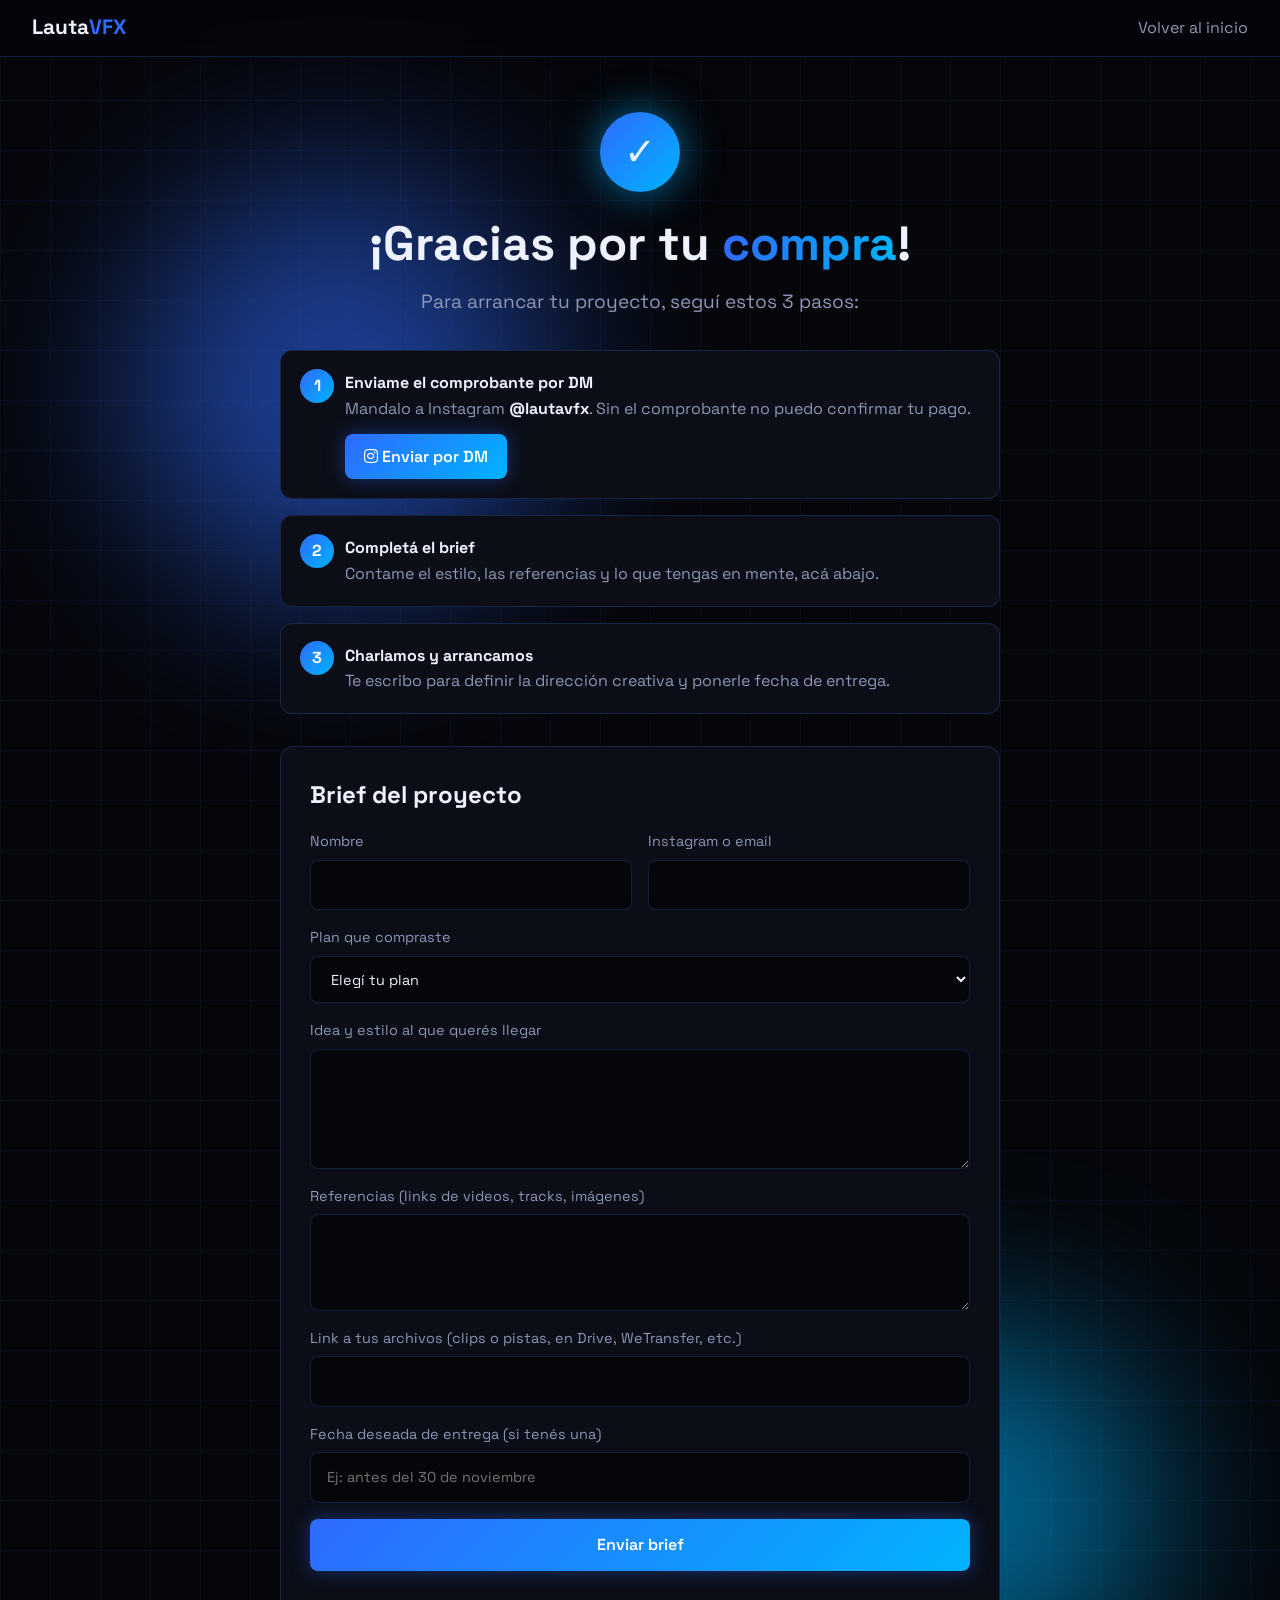
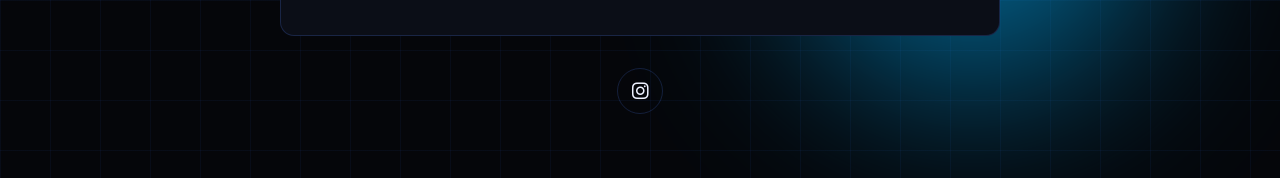
<file: gracias.html>
<!DOCTYPE html>
<html lang="es">
<head>
  <meta charset="UTF-8">
  <meta name="viewport" content="width=device-width, initial-scale=1.0">
  <title>¡Gracias por tu compra! | LautaVFX</title>
  <meta name="robots" content="noindex">
  <link rel="preconnect" href="https://fonts.googleapis.com">
  <link rel="preconnect" href="https://fonts.gstatic.com" crossorigin>
  <link href="https://fonts.googleapis.com/css2?family=Space+Grotesk:wght@400;500;700&display=swap" rel="stylesheet">
  <link rel="stylesheet" href="https://cdnjs.cloudflare.com/ajax/libs/font-awesome/6.5.1/css/all.min.css">
  <link rel="stylesheet" href="css/styles.css">
</head>
<body>

  <header class="navbar scrolled">
    <a href="index.html" class="logo">Lauta<span>VFX</span></a>
    <nav><a href="index.html">Volver al inicio</a></nav>
  </header>

  <main class="thanks">
    <div class="orb orb-1"></div>
    <div class="orb orb-2"></div>

    <div class="thanks-box">
      <div class="check">✓</div>
      <h1>¡Gracias por tu <span class="gradient-text">compra</span>!</h1>
      <p class="hero-sub" style="margin:1rem auto 0;">Para arrancar tu proyecto, seguí estos 3 pasos:</p>

      <ol class="steps">
        <li>
          <strong>Enviame el comprobante por DM</strong><br>
          Mandalo a Instagram <strong>@lautavfx</strong>. Sin el comprobante no puedo confirmar tu pago.<br>
          <a class="btn" href="https://ig.me/m/lautavfx" target="_blank" rel="noopener">
            <i class="fa-brands fa-instagram"></i> Enviar por DM
          </a>
        </li>
        <li>
          <strong>Completá el brief</strong><br>
          Contame el estilo, las referencias y lo que tengas en mente, acá abajo.
        </li>
        <li>
          <strong>Charlamos y arrancamos</strong><br>
          Te escribo para definir la dirección creativa y ponerle fecha de entrega.
        </li>
      </ol>

      <form class="brief-form" data-form action="https://formspree.io/f/TU_ID_ACA" method="POST">
        <h2>Brief del proyecto</h2>

        <div class="brief-row">
          <label>Nombre
            <input type="text" name="nombre" required>
          </label>
          <label>Instagram o email
            <input type="text" name="contacto" required>
          </label>
        </div>

        <label>Plan que compraste
          <select name="plan" required>
            <option value="" disabled selected>Elegí tu plan</option>
            <option>VFX Básico (hasta 1 min)</option>
            <option>VFX Estándar (hasta 2 min)</option>
            <option>VFX Pro (hasta 3 min)</option>
            <option>Mix</option>
            <option>Master</option>
            <option>Pack Mix + Master</option>
          </select>
        </label>

        <label>Idea y estilo al que querés llegar
          <textarea name="idea" rows="4" required></textarea>
        </label>

        <label>Referencias (links de videos, tracks, imágenes)
          <textarea name="referencias" rows="3"></textarea>
        </label>

        <label>Link a tus archivos (clips o pistas, en Drive, WeTransfer, etc.)
          <input type="text" name="archivos">
        </label>

        <label>Fecha deseada de entrega (si tenés una)
          <input type="text" name="fecha" placeholder="Ej: antes del 30 de noviembre">
        </label>

        <input type="text" name="_gotcha" tabindex="-1" autocomplete="off" style="display:none">
        <button class="btn" type="submit">Enviar brief</button>
        <p class="form-status" role="status"></p>
      </form>

      <div class="socials" style="justify-content:center; margin-top:2rem;">
        <a href="https://instagram.com/lautavfx" target="_blank" rel="noopener" aria-label="Instagram"><i class="fa-brands fa-instagram"></i></a>
      </div>
    </div>
  </main>

  <script src="js/forms.js"></script>
</body>
</html>
</file>
<file: css/styles.css>
:root {
  --bg: #05060a;
  --bg-soft: #0b0e17;
  --blue: #2f6bff;
  --cyan: #00b3ff;
  --text: #eef2ff;
  --muted: #8d97b5;
  --border: rgba(80, 130, 255, 0.2);
}

* { box-sizing: border-box; margin: 0; padding: 0; }

html { scroll-behavior: smooth; scroll-padding-top: 80px; }

body {
  font-family: "Space Grotesk", system-ui, sans-serif;
  background: var(--bg);
  color: var(--text);
  line-height: 1.6;
  overflow-x: hidden;
}

/* Navbar */
.navbar {
  position: fixed;
  top: 0; left: 0; right: 0;
  z-index: 50;
  display: flex;
  justify-content: space-between;
  align-items: center;
  padding: 1.2rem 2rem;
  transition: all 0.3s ease;
}
.navbar.scrolled {
  padding: 0.7rem 2rem;
  background: rgba(5, 6, 10, 0.7);
  backdrop-filter: blur(12px);
  border-bottom: 1px solid var(--border);
}
.logo {
  font-weight: 700;
  font-size: 1.3rem;
  color: var(--text);
  text-decoration: none;
}
.logo span { color: var(--blue); }

.navbar nav a {
  position: relative;
  color: var(--muted);
  text-decoration: none;
  margin-left: 1.8rem;
  transition: color 0.2s;
}
.navbar nav a::after {
  content: "";
  position: absolute;
  left: 0; bottom: -4px;
  width: 0; height: 2px;
  background: linear-gradient(90deg, var(--blue), var(--cyan));
  transition: width 0.3s;
}
.navbar nav a:hover { color: var(--text); }
.navbar nav a:hover::after { width: 100%; }

/* Secciones */
section {
  padding: 5rem 2rem;
  max-width: 1100px;
  margin: 0 auto;
}
h2 { font-size: 2.2rem; margin-bottom: 1rem; }

/* Hero */
.hero {
  position: relative;
  max-width: none;
  min-height: 100vh;
  display: flex;
  flex-direction: column;
  justify-content: center;
  align-items: center;
  text-align: center;
  overflow: hidden;
  background:
    linear-gradient(rgba(47,107,255,0.06) 1px, transparent 1px),
    linear-gradient(90deg, rgba(47,107,255,0.06) 1px, transparent 1px);
  background-size: 50px 50px;
}
.hero > * { position: relative; z-index: 1; }

.orb {
  position: absolute;
  border-radius: 50%;
  filter: blur(90px);
  opacity: 0.55;
  z-index: 0;
}
.orb-1 {
  width: 420px; height: 420px;
  background: var(--blue);
  top: 10%; left: 10%;
  animation: float1 12s ease-in-out infinite;
}
.orb-2 {
  width: 360px; height: 360px;
  background: var(--cyan);
  bottom: 5%; right: 10%;
  animation: float2 14s ease-in-out infinite;
}
@keyframes float1 { 50% { transform: translate(80px, 60px) scale(1.15); } }
@keyframes float2 { 50% { transform: translate(-70px, -50px) scale(1.1); } }

.eyebrow {
  color: var(--cyan);
  letter-spacing: 0.15em;
  text-transform: uppercase;
  font-size: 0.85rem;
  margin-bottom: 1rem;
  animation: fadeUp 0.8s ease both;
}
.hero h1 {
  font-size: clamp(2.4rem, 7vw, 5rem);
  line-height: 1.1;
  max-width: 900px;
  animation: fadeUp 0.8s 0.15s ease both;
}
.gradient-text {
  background: linear-gradient(90deg, var(--blue), var(--cyan), var(--blue));
  background-size: 200% auto;
  -webkit-background-clip: text;
  background-clip: text;
  color: transparent;
  animation: shine 4s linear infinite;
}
@keyframes shine { to { background-position: 200% center; } }

.hero-sub {
  color: var(--muted);
  font-size: 1.2rem;
  margin-top: 1.2rem;
  max-width: 560px;
  animation: fadeUp 0.8s 0.3s ease both;
}
.hero-actions {
  display: flex;
  gap: 1rem;
  margin-top: 2rem;
  animation: fadeUp 0.8s 0.45s ease both;
}
@keyframes fadeUp {
  from { opacity: 0; transform: translateY(24px); }
  to   { opacity: 1; transform: translateY(0); }
}

/* Botones */
.btn {
  display: inline-block;
  padding: 0.85rem 1.8rem;
  background: linear-gradient(135deg, var(--blue), var(--cyan));
  color: #fff;
  border: none;
  border-radius: 8px;
  font: inherit;
  font-weight: 600;
  text-decoration: none;
  cursor: pointer;
  box-shadow: 0 0 20px rgba(47, 107, 255, 0.4);
  transition: transform 0.2s, box-shadow 0.2s;
}
.btn:hover {
  transform: translateY(-3px);
  box-shadow: 0 0 35px rgba(0, 179, 255, 0.7);
}
.btn-ghost {
  background: transparent;
  border: 1px solid var(--blue);
  box-shadow: none;
}
.btn-ghost:hover { background: rgba(47, 107, 255, 0.15); }

/* Aparición al hacer scroll */
.reveal {
  opacity: 0;
  transform: translateY(40px);
  transition: opacity 0.8s ease, transform 0.8s ease;
}
.reveal.visible { opacity: 1; transform: none; }

/* Pop-up */
.modal {
  position: fixed;
  inset: 0;
  z-index: 100;
  display: flex;
  align-items: center;
  justify-content: center;
  padding: 1rem;
  background: rgba(0, 0, 0, 0.75);
  backdrop-filter: blur(6px);
  opacity: 0;
  pointer-events: none;
  transition: opacity 0.3s;
}
.modal.open { opacity: 1; pointer-events: auto; }

.modal-box {
  position: relative;
  width: 100%;
  max-width: 560px;
  padding: 2.2rem;
  background: var(--bg-soft);
  border: 1px solid var(--border);
  border-radius: 14px;
  box-shadow: 0 0 60px rgba(47, 107, 255, 0.35);
  transform: translateY(30px) scale(0.95);
  transition: transform 0.3s;
}
.modal.open .modal-box { transform: none; }
.modal-box h3 { font-size: 1.6rem; margin-bottom: 0.8rem; }
.modal-box p { color: var(--muted); }

.modal-close {
  position: absolute;
  top: 0.8rem; right: 1rem;
  background: none;
  border: none;
  color: var(--muted);
  font-size: 2rem;
  line-height: 1;
  cursor: pointer;
}
.modal-close:hover { color: var(--cyan); }

footer {
  text-align: center;
  padding: 2rem;
  color: var(--muted);
  border-top: 1px solid var(--border);
}

/* Accesibilidad: menos movimiento si el sistema lo pide */
@media (prefers-reduced-motion: reduce) {
  * { animation: none !important; transition: none !important; }
  .reveal { opacity: 1; transform: none; }
}

/* Celular */
@media (max-width: 640px) {
  .navbar nav a { margin-left: 1rem; font-size: 0.9rem; }
  .hero-actions { flex-direction: column; }
}
/* ===== Pantalla de carga ===== */
.preloader {
  position: fixed;
  inset: 0;
  z-index: 200;
  display: flex;
  flex-direction: column;
  align-items: center;
  justify-content: center;
  gap: 1.5rem;
  background: var(--bg);
  transition: opacity 0.6s, visibility 0.6s;
}
.preloader.hidden { opacity: 0; visibility: hidden; }
.preloader-logo {
  font-size: 2.5rem;
  font-weight: 700;
  animation: pulse 1.2s ease-in-out infinite;
}
.preloader-logo span { color: var(--blue); }
.preloader-bar {
  width: 180px; height: 3px;
  background: rgba(255, 255, 255, 0.1);
  border-radius: 3px;
  overflow: hidden;
}
.preloader-bar div {
  height: 100%;
  background: linear-gradient(90deg, var(--blue), var(--cyan));
  animation: loadbar 1.1s ease forwards;
}
@keyframes loadbar { from { width: 0; } to { width: 100%; } }
@keyframes pulse { 50% { opacity: 0.5; text-shadow: 0 0 25px var(--blue); } }

/* ===== Barra de progreso de scroll ===== */
.progress {
  position: fixed;
  top: 0; left: 0;
  height: 3px;
  width: 0;
  z-index: 150;
  background: linear-gradient(90deg, var(--blue), var(--cyan));
  box-shadow: 0 0 10px var(--cyan);
}

/* ===== Brillo que sigue al cursor ===== */
.cursor-glow {
  position: fixed;
  top: 0; left: 0;
  width: 400px; height: 400px;
  margin: -200px 0 0 -200px;
  border-radius: 50%;
  background: radial-gradient(circle, rgba(47, 107, 255, 0.18), transparent 65%);
  pointer-events: none;
  z-index: 1;
}
@media (pointer: coarse) { .cursor-glow { display: none; } }

/* ===== Partículas ===== */
.hero > #particles {
  position: absolute;
  inset: 0;
  width: 100%;
  height: 100%;
  z-index: 0;
}

/* ===== Texto que se escribe ===== */
#typed { color: var(--cyan); }
.caret {
  display: inline-block;
  width: 2px; height: 1.1em;
  margin-left: 3px;
  vertical-align: text-bottom;
  background: var(--cyan);
  animation: blink 0.8s steps(1) infinite;
}
@keyframes blink { 50% { opacity: 0; } }

/* ===== Cartel deslizante ===== */
.marquee {
  overflow: hidden;
  padding: 1.2rem 0;
  border-top: 1px solid var(--border);
  border-bottom: 1px solid var(--border);
  background: var(--bg-soft);
}
.marquee-track {
  display: flex;
  width: max-content;
  animation: marquee 28s linear infinite;
}
.marquee-track span {
  padding-right: 3rem;
  font-size: 1.8rem;
  font-weight: 700;
  white-space: nowrap;
  color: transparent;
  -webkit-text-stroke: 1px var(--blue);
}
.marquee-track span:hover { color: var(--blue); }
@keyframes marquee { to { transform: translateX(-50%); } }

/* ===== Tarjetas del portfolio ===== */
.section-sub { color: var(--muted); }
.cards {
  display: grid;
  grid-template-columns: repeat(auto-fit, minmax(260px, 1fr));
  gap: 1.5rem;
  margin-top: 2rem;
  perspective: 1000px;
}
.card {
  position: relative;
  aspect-ratio: 16 / 10;
  display: flex;
  align-items: flex-end;
  padding: 1.2rem;
  background: linear-gradient(145deg, #0e1424, #070910);
  border: 1px solid var(--border);
  border-radius: 14px;
  overflow: hidden;
  cursor: pointer;
  transition: transform 0.15s ease-out, border-color 0.3s, box-shadow 0.3s;
}
.card::before {
  content: "";
  position: absolute;
  inset: 0;
  background: radial-gradient(260px circle at var(--mx, 50%) var(--my, 50%), rgba(0, 179, 255, 0.3), transparent 60%);
  opacity: 0;
  transition: opacity 0.3s;
}
.card:hover { border-color: var(--cyan); box-shadow: 0 10px 40px rgba(47, 107, 255, 0.3); }
.card:hover::before { opacity: 1; }
.card-info { position: relative; z-index: 1; }
.card-info h3 { font-size: 1.2rem; }
.card-info p { color: var(--muted); font-size: 0.9rem; }
.play {
  position: absolute;
  top: 50%; left: 50%;
  width: 64px; height: 64px;
  margin: -42px 0 0 -32px;
  display: flex;
  align-items: center;
  justify-content: center;
  border-radius: 50%;
  border: 1px solid var(--cyan);
  background: rgba(0, 179, 255, 0.12);
  color: var(--cyan);
  font-size: 1.3rem;
  transition: transform 0.3s, background 0.3s;
}
.card:hover .play { transform: scale(1.15); background: rgba(0, 179, 255, 0.3); }

/* ===== Contadores ===== */
.stats {
  display: grid;
  grid-template-columns: repeat(auto-fit, minmax(180px, 1fr));
  gap: 1.5rem;
  text-align: center;
}
.stat strong {
  display: block;
  font-size: 3.2rem;
  background: linear-gradient(90deg, var(--blue), var(--cyan));
  -webkit-background-clip: text;
  background-clip: text;
  color: transparent;
}
.stat span { color: var(--muted); }

/* ===== Ecualizador ===== */
.eq {
  display: flex;
  align-items: flex-end;
  gap: 5px;
  height: 90px;
  margin-top: 2rem;
}
.eq span {
  flex: 1;
  max-width: 10px;
  height: 100%;
  border-radius: 4px;
  background: linear-gradient(to top, var(--blue), var(--cyan));
  transform-origin: bottom;
  animation: eq 0.8s ease-in-out infinite alternate;
}
@keyframes eq { from { transform: scaleY(0.08); } to { transform: scaleY(1); } }

/* ===== Planes ===== */
.currency-toggle {
  display: inline-flex;
  margin: 1.5rem 0 0.5rem;
  padding: 4px;
  background: var(--bg-soft);
  border: 1px solid var(--border);
  border-radius: 10px;
}
.currency-toggle button {
  padding: 0.5rem 1.2rem;
  background: none;
  border: none;
  border-radius: 7px;
  color: var(--muted);
  font: inherit;
  font-weight: 600;
  cursor: pointer;
  transition: all 0.25s;
}
.currency-toggle button.active {
  background: linear-gradient(135deg, var(--blue), var(--cyan));
  color: #fff;
  box-shadow: 0 0 18px rgba(47, 107, 255, 0.5);
}

.plans-title {
  margin: 2.5rem 0 1rem;
  font-size: 1.3rem;
  color: var(--cyan);
}
.plans {
  display: grid;
  grid-template-columns: repeat(auto-fit, minmax(260px, 1fr));
  gap: 1.5rem;
  perspective: 1000px;
}

.plan {
  position: relative;
  display: flex;
  flex-direction: column;
  padding: 1.8rem;
  background: linear-gradient(145deg, #0e1424, #070910);
  border: 1px solid var(--border);
  border-radius: 14px;
  overflow: hidden;
  cursor: pointer;
  transition: transform 0.15s ease-out, border-color 0.3s, box-shadow 0.3s;
}
.reveal.visible .plan { animation: fadeUp 0.7s var(--d, 0s) backwards; }
.plan::before {
  content: "";
  position: absolute;
  inset: 0;
  background: radial-gradient(260px circle at var(--mx, 50%) var(--my, 50%), rgba(0, 179, 255, 0.25), transparent 60%);
  opacity: 0;
  transition: opacity 0.3s;
  pointer-events: none;
}
.plan:hover { border-color: var(--cyan); box-shadow: 0 10px 40px rgba(47, 107, 255, 0.3); }
.plan:hover::before { opacity: 1; }
.plan > * { position: relative; }

.plan.featured {
  border-color: var(--blue);
  box-shadow: 0 0 40px rgba(47, 107, 255, 0.25);
}
.plan .badge {
  position: absolute;
  top: 1rem; right: 1rem;
  padding: 0.25rem 0.7rem;
  background: linear-gradient(135deg, var(--blue), var(--cyan));
  border-radius: 20px;
  font-size: 0.75rem;
  font-weight: 700;
}
.plan h4 { font-size: 1.35rem; }
.plan .tagline { color: var(--muted); margin-bottom: 1rem; }
.plan .old-price {
  min-height: 1.4rem;
  color: var(--muted);
  text-decoration: line-through;
  font-size: 0.95rem;
}
.plan .price {
  font-size: 2.3rem;
  font-weight: 700;
  line-height: 1.1;
  background: linear-gradient(90deg, var(--blue), var(--cyan));
  -webkit-background-clip: text;
  background-clip: text;
  color: transparent;
}
.plan ul {
  list-style: none;
  margin: 1.2rem 0 1.5rem;
  flex: 1;
}
.plan li {
  padding: 0.3rem 0 0.3rem 1.5rem;
  position: relative;
  color: var(--muted);
  font-size: 0.95rem;
}
.plan li::before {
  content: "✓";
  position: absolute;
  left: 0;
  color: var(--cyan);
  font-weight: 700;
}
.plan .btn { text-align: center; }

/* Condiciones */
.terms {
  margin-top: 3rem;
  padding: 1.5rem 1.8rem;
  background: var(--bg-soft);
  border: 1px solid var(--border);
  border-radius: 14px;
}
.terms h3 { margin-bottom: 0.8rem; }
.terms ul { list-style: none; }
.terms li { padding: 0.35rem 0; color: var(--muted); font-size: 0.95rem; }
.terms strong { color: var(--text); }

/* Contenido del pop-up de plan */
.modal-price {
  margin: 0.5rem 0 1rem;
  font-size: 2.2rem;
  font-weight: 700;
  color: var(--cyan);
}
.modal-price s { margin-right: 0.6rem; font-size: 1.1rem; color: var(--muted); font-weight: 400; }
.modal-list { list-style: none; margin-bottom: 1.2rem; }
.modal-list li { padding: 0.3rem 0 0.3rem 1.5rem; position: relative; color: var(--text); }
.modal-list li::before { content: "✓"; position: absolute; left: 0; color: var(--cyan); font-weight: 700; }
.modal-note { margin: 1rem 0 1.2rem; font-size: 0.9rem; color: var(--muted); }
.modal-box .btn { display: block; text-align: center; }

/* ===== Contacto ===== */
.contact-grid {
  display: grid;
  grid-template-columns: 1.3fr 1fr;
  gap: 2rem;
  margin-top: 2rem;
}
@media (max-width: 800px) { .contact-grid { grid-template-columns: 1fr; } }

.contact-form, .contact-side, .brief-form {
  padding: 1.8rem;
  background: var(--bg-soft);
  border: 1px solid var(--border);
  border-radius: 14px;
}
.contact-side h3 { margin-bottom: 0.5rem; }
.contact-side p { color: var(--muted); }

.contact-form label, .brief-form label {
  display: block;
  margin-bottom: 1rem;
  color: var(--muted);
  font-size: 0.9rem;
}
.contact-form input, .contact-form select, .contact-form textarea,
.brief-form input, .brief-form select, .brief-form textarea {
  display: block;
  width: 100%;
  margin-top: 0.4rem;
  padding: 0.8rem 1rem;
  background: var(--bg);
  border: 1px solid var(--border);
  border-radius: 8px;
  color: var(--text);
  font: inherit;
  transition: border-color 0.25s, box-shadow 0.25s;
}
.contact-form input:focus, .contact-form select:focus, .contact-form textarea:focus,
.brief-form input:focus, .brief-form select:focus, .brief-form textarea:focus {
  outline: none;
  border-color: var(--cyan);
  box-shadow: 0 0 0 3px rgba(0, 179, 255, 0.15);
}
.contact-form textarea, .brief-form textarea { resize: vertical; }
select option { background: var(--bg-soft); color: var(--text); }

.contact-form .btn, .brief-form .btn { width: 100%; }
.btn:disabled { opacity: 0.6; cursor: wait; }

.form-status { margin-top: 0.8rem; min-height: 1.4rem; font-size: 0.95rem; color: var(--muted); }
.form-status.ok { color: #4ade80; }
.form-status.error { color: #ff6b6b; }

/* ===== Redes sociales ===== */
.social-main {
  display: flex;
  align-items: center;
  gap: 0.8rem;
  margin-top: 1rem;
  padding: 1rem 1.2rem;
  border: 1px solid var(--border);
  border-radius: 12px;
  color: var(--text);
  font-weight: 600;
  text-decoration: none;
  transition: all 0.25s;
}
.social-main i { font-size: 1.6rem; color: var(--cyan); }
.social-main:hover {
  border-color: var(--cyan);
  box-shadow: 0 0 25px rgba(47, 107, 255, 0.35);
  transform: translateX(4px);
}

.socials { display: flex; flex-wrap: wrap; gap: 0.8rem; margin-top: 1.2rem; }
.socials a {
  width: 46px; height: 46px;
  display: flex;
  align-items: center;
  justify-content: center;
  border: 1px solid var(--border);
  border-radius: 50%;
  color: var(--text);
  font-size: 1.2rem;
  text-decoration: none;
  transition: all 0.25s;
}
.socials a:hover {
  transform: translateY(-5px) scale(1.1);
  color: #fff;
  border-color: var(--cyan);
  background: linear-gradient(135deg, var(--blue), var(--cyan));
  box-shadow: 0 0 22px rgba(0, 179, 255, 0.6);
}
footer .socials { justify-content: center; margin: 0 0 1rem; }

/* ===== Aviso del comprobante (pop-up) ===== */
.modal-box { max-height: 90vh; overflow-y: auto; }

.receipt-notice {
  margin: 1rem 0 1.2rem;
  padding: 1rem 1.2rem;
  border: 1px solid rgba(255, 190, 60, 0.4);
  background: rgba(255, 190, 60, 0.07);
  border-radius: 10px;
  font-size: 0.92rem;
}
.receipt-notice strong { color: #ffc24d; }
.receipt-notice p { margin: 0.4rem 0 0.8rem; color: var(--text); }
.receipt-notice a { color: var(--cyan); }
.check-row {
  display: flex;
  align-items: flex-start;
  gap: 0.6rem;
  cursor: pointer;
  color: var(--text);
}
.check-row input {
  width: 18px; height: 18px;
  margin-top: 0.2rem;
  accent-color: var(--cyan);
}
.check-row.shake { animation: shake 0.4s; }
@keyframes shake { 25% { transform: translateX(-6px); } 75% { transform: translateX(6px); } }

.btn.disabled {
  opacity: 0.4;
  filter: grayscale(0.6);
  box-shadow: none;
  cursor: not-allowed;
}
.btn.disabled:hover { transform: none; box-shadow: none; }

/* ===== Página de gracias ===== */
.thanks {
  position: relative;
  min-height: 100vh;
  padding: 7rem 1.5rem 4rem;
  display: flex;
  justify-content: center;
  overflow: hidden;
  background:
    linear-gradient(rgba(47,107,255,0.06) 1px, transparent 1px),
    linear-gradient(90deg, rgba(47,107,255,0.06) 1px, transparent 1px);
  background-size: 50px 50px;
}
.thanks-box {
  position: relative;
  z-index: 1;
  width: 100%;
  max-width: 720px;
  text-align: center;
}
.thanks h1 { font-size: clamp(2rem, 5vw, 3rem); line-height: 1.15; }

.check {
  width: 80px; height: 80px;
  margin: 0 auto 1.5rem;
  display: flex;
  align-items: center;
  justify-content: center;
  border-radius: 50%;
  background: linear-gradient(135deg, var(--blue), var(--cyan));
  font-size: 2.4rem;
  box-shadow: 0 0 40px rgba(0, 179, 255, 0.6);
  animation: pop 0.7s cubic-bezier(0.2, 1.4, 0.4, 1) both;
}
@keyframes pop { from { transform: scale(0) rotate(-90deg); } to { transform: scale(1) rotate(0); } }

.steps { list-style: none; counter-reset: step; text-align: left; margin: 2rem 0; }
.steps li {
  counter-increment: step;
  position: relative;
  padding: 1.2rem 1.2rem 1.2rem 4rem;
  margin-bottom: 1rem;
  background: var(--bg-soft);
  border: 1px solid var(--border);
  border-radius: 12px;
  color: var(--muted);
  animation: fadeUp 0.7s backwards;
}
.steps li:nth-child(1) { animation-delay: 0.3s; }
.steps li:nth-child(2) { animation-delay: 0.45s; }
.steps li:nth-child(3) { animation-delay: 0.6s; }
.steps li::before {
  content: counter(step);
  position: absolute;
  left: 1.2rem; top: 1.1rem;
  width: 34px; height: 34px;
  display: flex;
  align-items: center;
  justify-content: center;
  border-radius: 50%;
  background: linear-gradient(135deg, var(--blue), var(--cyan));
  color: #fff;
  font-weight: 700;
}
.steps li strong { color: var(--text); }
.steps .btn { margin-top: 0.8rem; padding: 0.6rem 1.2rem; }

.brief-form { text-align: left; }
.brief-form h2 { font-size: 1.5rem; margin-bottom: 1rem; }
.brief-row { display: grid; grid-template-columns: 1fr 1fr; gap: 1rem; }
@media (max-width: 600px) { .brief-row { grid-template-columns: 1fr; } }

/* ===== Música ===== */
.ab-player {
  margin-top: 1.5rem;
  padding: 1.8rem;
  background: linear-gradient(145deg, #0e1424, #070910);
  border: 1px solid var(--border);
  border-radius: 14px;
  box-shadow: 0 0 40px rgba(47, 107, 255, 0.15);
}
.ab-head {
  display: flex;
  flex-wrap: wrap;
  justify-content: space-between;
  align-items: flex-start;
  gap: 1rem;
}
.ab-head h4 { font-size: 1.4rem; }
.ab-head p { color: var(--muted); }

.ab-tracks { display: flex; flex-wrap: wrap; gap: 0.5rem; }
.ab-tracks button {
  padding: 0.4rem 0.9rem;
  background: none;
  border: 1px solid var(--border);
  border-radius: 20px;
  color: var(--muted);
  font: inherit;
  font-size: 0.85rem;
  cursor: pointer;
  transition: all 0.25s;
}
.ab-tracks button:hover { color: var(--text); border-color: var(--cyan); }
.ab-tracks button.active {
  background: linear-gradient(135deg, var(--blue), var(--cyan));
  border-color: transparent;
  color: #fff;
}

.ab-player .eq { justify-content: center; margin: 1.5rem 0; }

.ab-switch {
  display: grid;
  grid-template-columns: 1fr 1fr;
  gap: 4px;
  padding: 4px;
  background: var(--bg);
  border: 1px solid var(--border);
  border-radius: 12px;
}
.ab-switch button {
  padding: 0.8rem 0.5rem;
  background: none;
  border: none;
  border-radius: 9px;
  color: var(--muted);
  font: inherit;
  font-weight: 600;
  cursor: pointer;
  transition: all 0.3s;
}
.ab-switch button:hover { color: var(--text); }
.ab-switch button.active[data-mode="before"] { background: #1c2340; color: var(--text); }
.ab-switch button.active[data-mode="after"] {
  background: linear-gradient(135deg, var(--blue), var(--cyan));
  color: #fff;
  box-shadow: 0 0 22px rgba(47, 107, 255, 0.5);
}

.ab-controls { display: flex; align-items: center; gap: 1rem; margin-top: 1.2rem; }
#abPlay {
  flex-shrink: 0;
  width: 52px; height: 52px;
  border: none;
  border-radius: 50%;
  background: linear-gradient(135deg, var(--blue), var(--cyan));
  color: #fff;
  font-size: 1.1rem;
  cursor: pointer;
  box-shadow: 0 0 20px rgba(47, 107, 255, 0.5);
  transition: transform 0.2s, box-shadow 0.2s;
}
#abPlay:hover { transform: scale(1.1); box-shadow: 0 0 32px rgba(0, 179, 255, 0.7); }
#abSeek { flex: 1; accent-color: var(--cyan); cursor: pointer; }
#abTime { color: var(--muted); font-size: 0.9rem; font-variant-numeric: tabular-nums; }

.ab-status { min-height: 1.3rem; margin-top: 0.8rem; font-size: 0.9rem; color: var(--muted); }
.ab-status.error { color: #ffc24d; }

.spotify-wrap iframe {
  display: block;
  border: 0;
  border-radius: 14px;
  margin-bottom: 1rem;
}
.spotify-placeholder {
  padding: 3rem 1.5rem;
  text-align: center;
  color: var(--muted);
  background: var(--bg-soft);
  border: 1px dashed var(--border);
  border-radius: 14px;
}
.spotify-placeholder code { color: var(--cyan); }
</file>
